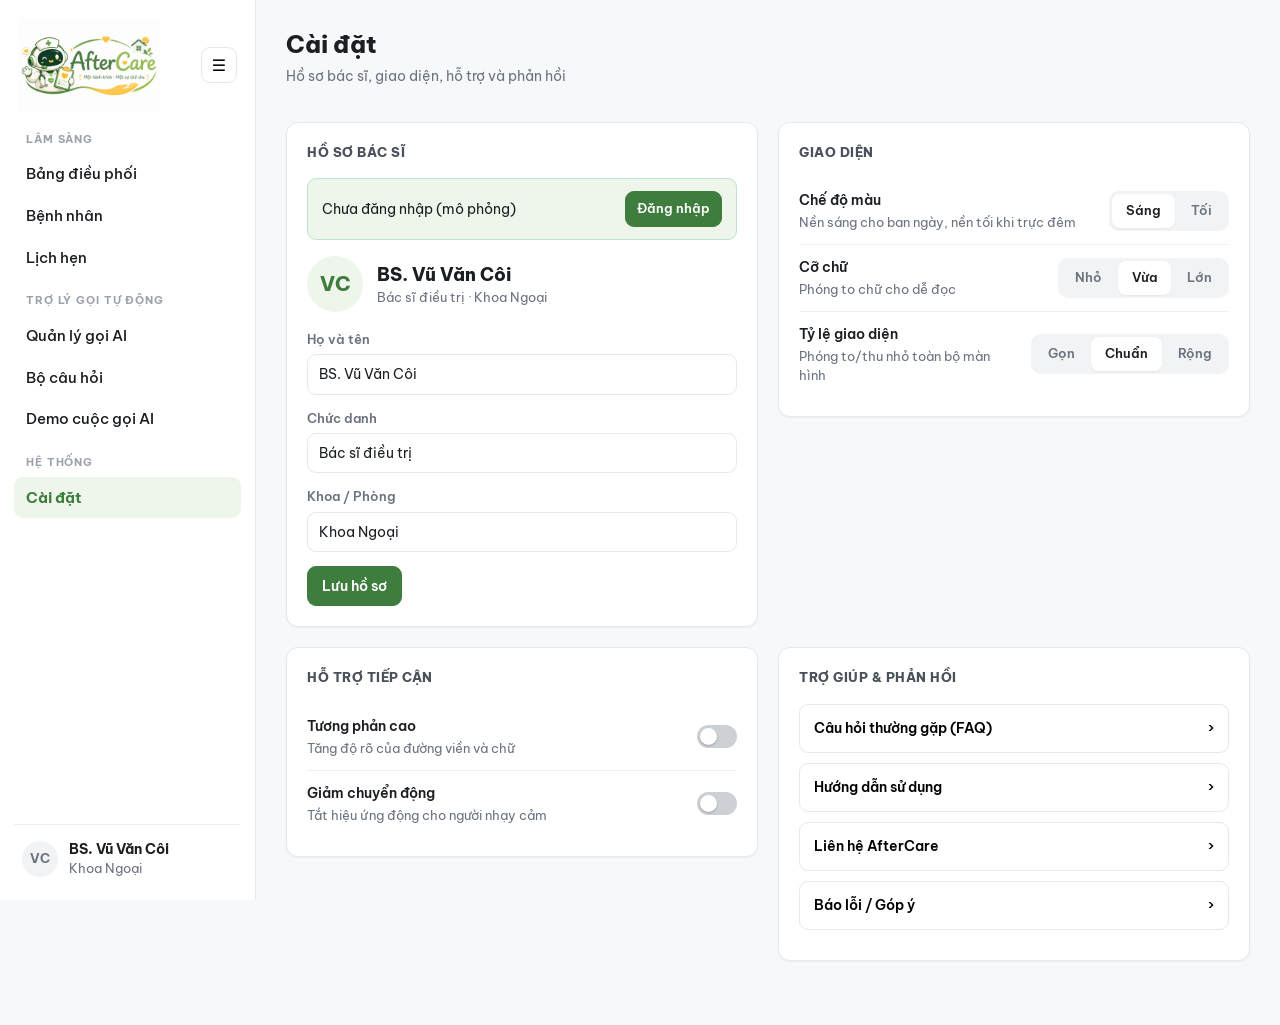
<file: app/static/settings.html>
<!DOCTYPE html>
<html lang="vi">
<head>
  <meta charset="UTF-8">
  <meta name="viewport" content="width=device-width, initial-scale=1.0">
  <title>AfterCare · Cài đặt</title>
  <link rel="icon" href="images/aftercare-logo.jpg">
  <link rel="stylesheet" href="css/style.css">
  <link rel="stylesheet" href="css/settings.css">
</head>
<body data-page="settings">
  <div class="app-shell">
    <aside class="sidebar" aria-label="AfterCare"></aside>
    <main class="content">
      <header class="page-head">
        <div>
          <h1>Cài đặt</h1>
          <p class="sub">Hồ sơ bác sĩ, giao diện, hỗ trợ và phản hồi</p>
        </div>
      </header>
      <div id="settingsView" class="set-grid"></div>
    </main>
  </div>
  <script src="js/data.js"></script>
  <script src="js/app.js"></script>
  <script src="js/settings.js"></script>
</body>
</html>
</file>
<file: app/static/css/style.css>
/* =========================================================================
   AfterCare · style.css — design system
   Clean hospital UI: white surfaces, restrained green branding, accessible
   contrast, consistent 4-pt spacing, reusable components.
   ========================================================================= */
@import url("https://fonts.googleapis.com/css2?family=Be+Vietnam+Pro:wght@400;500;600;700;800&family=IBM+Plex+Mono:wght@500;600&display=swap");

:root {
  /* surfaces & ink */
  --bg: #ffffff;
  --panel: #ffffff;
  --surface: #f7f8f9;
  --surface-2: #f1f3f4;
  --ink: #1b1e23;
  --text-2: var(--text-2);
  --label: #4b515b;
  --muted: #6b7280;
  --faint: #9aa1ab;
  --line: #e6e8ec;
  --line-soft: #eef0f3;

  /* brand greens (from the AfterCare mark) */
  --leaf: #6aa84f;
  --leaf-deep: #3f7d3f;
  --leaf-wash: #eef5ea;
  --pine: #173a1c;
  --gold: #f2c33c;

  /* clinical risk system */
  --red: #d64545; --red-ink: #b23030; --red-soft: #fdecec; --red-line: #f5cccc;
  --amber: #d9971f; --amber-ink: #8a6313; --amber-soft: #fbf1d3; --amber-line: #efdca6;
  --green: #2d8c5d; --green-ink: #1f6b46; --green-soft: #e1f2e8; --green-line: #bfe3cd;
  --info: #2f6fb0; --info-ink: #225a93; --info-soft: #e8f1fb; --info-line: #c5dcf2;

  /* spacing scale (4-pt) */
  --s1: 4px; --s2: 8px; --s3: 12px; --s4: 16px; --s5: 20px; --s6: 24px; --s8: 32px;

  --radius: 12px; --radius-sm: 9px; --radius-lg: 16px;
  --shadow-card: 0 1px 2px rgba(20,28,24,.05);
  --shadow-pop: 0 18px 50px rgba(20,28,24,.18);
  --sidebar: 256px;
}

*, *::before, *::after { box-sizing: border-box; }
body {
  margin: 0; background: var(--surface); color: var(--ink);
  font-family: "Be Vietnam Pro", "Segoe UI", system-ui, sans-serif;
  font-size: 14.5px; line-height: 1.5; -webkit-font-smoothing: antialiased;
}
img { display: block; max-width: 100%; }
button { font: inherit; cursor: pointer; }
a { color: inherit; text-decoration: none; }
h1,h2,h3 { margin: 0; }
:focus-visible { outline: 2px solid var(--leaf-deep); outline-offset: 2px; border-radius: 6px; }

/* =========================================================================
   App shell + sidebar
   ========================================================================= */
.app-shell { display: grid; grid-template-columns: var(--sidebar) 1fr; min-height: 100vh; }

.sidebar {
  position: sticky; top: 0; align-self: start; height: 100vh;
  display: flex; flex-direction: column;
  padding: 18px 14px; background: var(--panel); border-right: 1px solid var(--line); z-index: 30;
}
.brand { display: flex; align-items: center; justify-content: space-between; gap: 10px; margin-bottom: 18px; padding: 0 4px; }
.brand img { width: 142px; height: auto; }
.menu-button {
  width: 36px; height: 36px; display: grid; place-items: center;
  border: 1px solid var(--line); border-radius: 9px; background: var(--panel); font-size: 16px;
}
.menu-button:hover { background: var(--surface); }

.nav { display: flex; flex-direction: column; gap: 14px; }
.nav-group-label {
  font-size: 11px; font-weight: 700; letter-spacing: .08em; text-transform: uppercase;
  color: var(--faint); padding: 0 12px 6px;
}
.nav-item {
  display: block; padding: 10px 12px; border-radius: var(--radius-sm);
  font-size: 14.5px; font-weight: 500; color: var(--ink);
}
.nav-item:hover { background: var(--surface); }
.nav-item.active { background: var(--leaf-wash); color: var(--leaf-deep); font-weight: 700; }

.sidebar-spacer { flex: 1; }
.sidebar-profile { display: flex; align-items: center; gap: 11px; padding: 14px 8px 4px; border-top: 1px solid var(--line-soft); }
.sidebar-profile .avatar { width: 36px; height: 36px; flex: 0 0 36px; border-radius: 50%; background: var(--surface-2); display: grid; place-items: center; font-weight: 700; font-size: 13px; color: var(--muted); }
.sidebar-profile strong { display: block; font-size: 13.5px; }
.sidebar-profile span { display: block; color: var(--muted); font-size: 12.5px; }

/* =========================================================================
   Content + page header
   ========================================================================= */
.content { min-width: 0; padding: 26px 30px 64px; }
.page-head { display: flex; align-items: flex-start; justify-content: space-between; gap: 20px; margin-bottom: 22px; }
.page-head h1 { font-size: 24px; font-weight: 800; letter-spacing: -.01em; }
.page-head .sub { margin-top: 4px; color: var(--muted); font-size: 13.5px; }
.page-head-actions { display: flex; align-items: center; gap: 10px; flex-wrap: wrap; }

/* =========================================================================
   Buttons
   ========================================================================= */
.btn {
  display: inline-flex; align-items: center; justify-content: center; gap: 7px;
  padding: 9px 14px; border: 1px solid var(--line); border-radius: var(--radius-sm);
  background: var(--panel); color: var(--ink); font-size: 13.5px; font-weight: 600;
  transition: background .15s, border-color .15s; white-space: nowrap;
}
.btn:hover { background: var(--surface); }
.btn-sm { padding: 7px 11px; font-size: 13px; }
.btn-lg { padding: 11px 20px; font-size: 14.5px; font-weight: 700; box-shadow: 0 2px 8px rgba(63,125,63,.25); }
.btn-leaf { background: var(--leaf-deep); border-color: var(--leaf-deep); color: #fff; }
.btn-leaf:hover { background: #356b35; }
.btn-dark { background: var(--pine); border-color: var(--pine); color: #fff; }
.btn-dark:hover { background: #0f2a13; }
.btn-danger { background: #fff; border-color: var(--red-line); color: var(--red-ink); }
.btn-danger:hover { background: var(--red-soft); }
.btn-ghost { border-color: transparent; background: transparent; color: var(--leaf-deep); }
.btn-ghost:hover { background: var(--leaf-wash); }
.btn-block { width: 100%; }
.icon-btn { width: 36px; height: 36px; display: grid; place-items: center; border: 1px solid var(--line); border-radius: 9px; background: var(--panel); font-size: 18px; color: var(--ink); }
.icon-btn:hover { background: var(--surface); }

/* =========================================================================
   Badges (risk) · pills (status) · chips
   ========================================================================= */
.badge { display: inline-flex; align-items: center; gap: 6px; padding: 3px 10px; border-radius: 999px; font-size: 12px; font-weight: 700; line-height: 1.3; white-space: nowrap; }
.badge::before { content: ""; width: 7px; height: 7px; border-radius: 50%; }
.badge.red { background: var(--red-soft); color: var(--red-ink); } .badge.red::before { background: var(--red); }
.badge.amber { background: var(--amber-soft); color: var(--amber-ink); } .badge.amber::before { background: var(--amber); }
.badge.green { background: var(--green-soft); color: var(--green-ink); } .badge.green::before { background: var(--green); }
.badge.unknown { background: var(--surface-2); color: var(--muted); } .badge.unknown::before { background: var(--muted); }

.pill { display: inline-block; padding: 3px 10px; border-radius: 999px; font-size: 12px; font-weight: 600; white-space: nowrap; }
.pill.info { background: var(--info-soft); color: var(--info-ink); }
.pill.green { background: var(--green-soft); color: var(--green-ink); }
.pill.red { background: var(--red-soft); color: var(--red-ink); }
.pill.amber { background: var(--amber-soft); color: var(--amber-ink); }
.pill.muted { background: var(--surface-2); color: var(--muted); }

.chip { display: inline-flex; align-items: center; gap: 7px; padding: 7px 13px; border: 1px solid var(--line); border-radius: 999px; background: var(--panel); color: var(--ink); font-size: 13px; font-weight: 600; }
.chip:hover { background: var(--surface); }
.chip.active { background: var(--pine); border-color: var(--pine); color: #fff; }
.chip .dot { width: 8px; height: 8px; border-radius: 50%; }
.chip .dot.red { background: var(--red); } .chip .dot.amber { background: var(--amber); } .chip .dot.green { background: var(--green); }

/* =========================================================================
   Cards / panels
   ========================================================================= */
.card { background: var(--panel); border: 1px solid var(--line); border-radius: var(--radius); box-shadow: var(--shadow-card); }
.panel-title { font-size: 12px; font-weight: 800; letter-spacing: .05em; text-transform: uppercase; color: var(--label); }

/* =========================================================================
   Filter bar + fields
   ========================================================================= */
.filterbar { display: flex; flex-wrap: wrap; align-items: flex-end; gap: 12px; padding: 16px; background: var(--panel); border: 1px solid var(--line); border-radius: var(--radius); margin-bottom: 18px; }
.f { display: flex; flex-direction: column; gap: 5px; font-size: 12.5px; }
.f > span { color: var(--muted); font-weight: 600; }
.input, .select {
  padding: 9px 11px; border: 1px solid var(--line); border-radius: var(--radius-sm);
  background: var(--panel); color: var(--ink); font: inherit; font-size: 13.5px; min-width: 150px;
}
.input::placeholder { color: var(--faint); }
.f.grow { flex: 1; } .f.grow .input { width: 100%; min-width: 200px; }
.check { display: inline-flex; align-items: center; gap: 8px; font-size: 13.5px; font-weight: 500; padding: 9px 0; }
.check input { width: 16px; height: 16px; accent-color: var(--leaf-deep); }

/* segmented control */
.segmented { display: inline-flex; padding: 3px; background: var(--surface-2); border-radius: 10px; gap: 2px; }
.segmented button { border: 0; background: transparent; padding: 7px 14px; border-radius: 8px; font-size: 13px; font-weight: 600; color: var(--muted); }
.segmented button.active { background: var(--panel); color: var(--ink); box-shadow: var(--shadow-card); }

/* =========================================================================
   Clinical table
   ========================================================================= */
.ctable { width: 100%; background: var(--panel); border: 1px solid var(--line); border-radius: var(--radius); box-shadow: var(--shadow-card); border-collapse: separate; border-spacing: 0; overflow: hidden; }
.ctable th { text-align: left; font-size: 11.5px; font-weight: 700; letter-spacing: .04em; text-transform: uppercase; color: var(--label); padding: 13px 16px; border-bottom: 1px solid var(--line); background: var(--surface); }
.ctable td { padding: 14px 16px; border-bottom: 1px solid var(--line-soft); font-size: 14px; vertical-align: middle; }
.ctable tbody tr:last-child td { border-bottom: 0; }
.ctable tbody tr { cursor: pointer; }
.ctable tbody tr:hover { background: var(--leaf-wash); }
.ctable .pt strong { display: block; font-size: 14.5px; }
.ctable .pt span { color: var(--muted); font-size: 12.5px; }
.mono { font-family: "IBM Plex Mono", monospace; font-size: 12.5px; color: var(--muted); }

/* =========================================================================
   Toggle switch
   ========================================================================= */
.toggle { position: relative; width: 40px; height: 23px; flex: 0 0 40px; display: inline-block; }
.toggle input { position: absolute; opacity: 0; width: 100%; height: 100%; margin: 0; cursor: pointer; }
.toggle .track { position: absolute; inset: 0; background: #cdd1d6; border-radius: 999px; transition: background .18s; }
.toggle .track::after { content: ""; position: absolute; top: 3px; left: 3px; width: 17px; height: 17px; border-radius: 50%; background: #fff; box-shadow: 0 1px 2px rgba(0,0,0,.25); transition: transform .18s; }
.toggle input:checked + .track { background: var(--green); }
.toggle input:checked + .track::after { transform: translateX(17px); }

/* =========================================================================
   Drawer (right side panel for actions)
   ========================================================================= */
.drawer-scrim { position: fixed; inset: 0; background: rgba(18,24,20,.4); opacity: 0; pointer-events: none; transition: opacity .2s; z-index: 60; }
.drawer { position: fixed; top: 0; right: 0; height: 100vh; width: 420px; max-width: 92vw; background: var(--panel); box-shadow: var(--shadow-pop); transform: translateX(100%); transition: transform .24s ease; z-index: 61; display: flex; flex-direction: column; }
body.drawer-open .drawer { transform: translateX(0); }
body.drawer-open .drawer-scrim { opacity: 1; pointer-events: auto; }
.drawer-head { display: flex; align-items: center; justify-content: space-between; gap: 12px; padding: 18px 20px; border-bottom: 1px solid var(--line); }
.drawer-head h2 { font-size: 17px; font-weight: 800; }
.drawer-body { padding: 20px; overflow: auto; display: flex; flex-direction: column; gap: 14px; }
.drawer-body .f > span { font-size: 13px; }
.drawer-body .input, .drawer-body .select { width: 100%; }
.drawer-actions { display: flex; gap: 10px; margin-top: 6px; }

/* =========================================================================
   Toast + responsive
   ========================================================================= */
.toast { position: fixed; left: 50%; bottom: 26px; transform: translateX(-50%) translateY(16px); background: var(--pine); color: #fff; padding: 12px 18px; border-radius: 10px; font-size: 14px; box-shadow: var(--shadow-pop); opacity: 0; pointer-events: none; transition: opacity .2s, transform .2s; z-index: 80; }
.toast.show { opacity: 1; transform: translateX(-50%) translateY(0); }

.empty { color: var(--muted); font-size: 14px; padding: 18px; text-align: center; }

.scrim { position: fixed; inset: 0; background: rgba(18,24,20,.4); opacity: 0; pointer-events: none; transition: opacity .2s; z-index: 25; }
.nav-fab { display: none; position: fixed; top: 12px; left: 12px; width: 44px; height: 44px; border: 1px solid var(--line); border-radius: 11px; background: var(--panel); font-size: 18px; place-items: center; box-shadow: var(--shadow-card); z-index: 24; }

@media (max-width: 980px) {
  .app-shell { grid-template-columns: 1fr; }
  .sidebar { position: fixed; left: 0; top: 0; width: 280px; transform: translateX(-100%); transition: transform .22s; box-shadow: var(--shadow-pop); }
  body.nav-open .sidebar { transform: translateX(0); }
  body.nav-open .scrim { opacity: 1; pointer-events: auto; }
  .nav-fab { display: grid; }
  .content { padding: 70px 18px 56px; }
  .page-head { flex-direction: column; }
}

/* =========================================================================
   Hover preview card (dashboard + patient list)
   ========================================================================= */
.preview-card {
  position: absolute; z-index: 70; width: 320px; display: none;
  background: var(--panel); border: 1px solid var(--line); border-radius: var(--radius);
  box-shadow: var(--shadow-pop); padding: 14px 16px; font-size: 13px;
}
.preview-card .pv-head { display: flex; align-items: center; gap: 8px; flex-wrap: wrap; margin-bottom: 10px; }
.preview-card .pv-head strong { font-size: 14.5px; }
.preview-card .pv-meta { width: 100%; color: var(--muted); font-size: 12px; }
.preview-card .pv-grid { display: grid; grid-template-columns: 92px 1fr; gap: 6px 12px; margin: 0; }
.preview-card dt { color: var(--muted); font-size: 12px; }
.preview-card dd { margin: 0; font-size: 12.5px; color: var(--text-2); }
.preview-card .pv-quote { font-style: italic; color: var(--leaf-deep); }

/* =========================================================================
   Theme: font scale + UI scale + accessibility
   ========================================================================= */
:root[data-font="sm"] body { font-size: 13.5px; }
:root[data-font="md"] body { font-size: 14.5px; }
:root[data-font="lg"] body { font-size: 16px; }
:root[data-scale="sm"] { zoom: 0.95; }
:root[data-scale="lg"] { zoom: 1.08; }
:root[data-contrast="high"] {
  --line: #b9bdc4; --line-soft: #cfd3d9; --muted: #4b515b; --faint: #6b7280;
}
:root[data-motion="reduce"] * { transition: none !important; animation: none !important; }

/* =========================================================================
   Dark mode — keeps green branding, dark clinical surfaces
   ========================================================================= */
:root[data-theme="dark"] {
  --bg: #11161a; --panel: #171d23; --surface: #1c232a; --surface-2: #232c34;
  --ink: #e8edf1; --text-2: #c4ccd3; --label: #aeb8c1; --muted: #9aa6b1; --faint: #8b97a2;
  --line: #2a333b; --line-soft: #222a31;
  --leaf: #7bc15f; --leaf-deep: #7bc15f; --leaf-wash: #1d2a1f; --pine: #0e1f12;
  --red-soft: #2c1b1c; --red-line: #4a2a2b; --red-ink: #f0a5a0;
  --amber-soft: #2a2417; --amber-line: #4a3f22; --amber-ink: #e8c879;
  --green-soft: #16271d; --green-line: #2a4636; --green-ink: #8fd8ad;
  --info-soft: #16222e; --info-line: #284057; --info-ink: #8fc0ec;
  --shadow-card: 0 1px 2px rgba(0,0,0,.3); --shadow-pop: 0 18px 50px rgba(0,0,0,.5);
}
:root[data-theme="dark"] .btn-leaf { color: #0e1f12; }
:root[data-theme="dark"] .nav-item.active { color: var(--leaf); }
:root[data-theme="dark"] .ctable tbody tr:hover { background: var(--leaf-wash); }
</file>
<file: app/static/css/settings.css>
/* =========================================================================
   AfterCare · settings.css
   ========================================================================= */
.set-grid { display: grid; grid-template-columns: 1fr 1fr; gap: 20px; align-items: start; }
@media (max-width: 900px) { .set-grid { grid-template-columns: 1fr; } }
.set-card { background: var(--panel); border: 1px solid var(--line); border-radius: var(--radius); box-shadow: var(--shadow-card); padding: 20px; }
.set-card h3 { font-size: 13px; font-weight: 800; letter-spacing: .04em; text-transform: uppercase; color: var(--label); margin-bottom: 16px; }
.set-card .f { margin-bottom: 14px; }
.set-card .f > span { font-size: 13px; }
.set-card .input, .set-card .select { width: 100%; }

.set-row { display: flex; align-items: center; gap: 12px; padding: 12px 0; border-bottom: 1px solid var(--line-soft); }
.set-row:last-of-type { border-bottom: 0; }
.set-row .grow { flex: 1; }
.set-row .rl { font-size: 14px; font-weight: 600; }
.set-row .rd { font-size: 12.5px; color: var(--muted); margin-top: 2px; }

.prof-head { display: flex; align-items: center; gap: 14px; margin-bottom: 18px; }
.prof-head .avatar { width: 56px; height: 56px; flex: 0 0 56px; border-radius: 50%; background: var(--leaf-wash); color: var(--leaf-deep); display: grid; place-items: center; font-weight: 800; font-size: 20px; }
.prof-head .nm { font-size: 18px; font-weight: 800; }
.prof-head .rl { color: var(--muted); font-size: 13px; }

.seg-pick { display: inline-flex; padding: 3px; background: var(--surface-2); border-radius: 10px; gap: 2px; }
.seg-pick button { border: 0; background: transparent; padding: 7px 14px; border-radius: 8px; font-size: 13px; font-weight: 600; color: var(--muted); }
.seg-pick button.active { background: var(--panel); color: var(--ink); box-shadow: var(--shadow-card); }

.help-link { display: flex; align-items: center; gap: 10px; padding: 13px 14px; border: 1px solid var(--line); border-radius: var(--radius-sm); margin-bottom: 10px; font-size: 14px; font-weight: 600; cursor: pointer; background: var(--panel); width: 100%; text-align: left; }
.help-link:hover { background: var(--surface); }
.help-link .grow { flex: 1; }
.help-body { font-size: 13.5px; color: var(--text-2); padding: 4px 2px 12px; }
.help-body p { margin: 0 0 8px; }

.login-banner { display: flex; align-items: center; gap: 12px; padding: 12px 14px; background: var(--leaf-wash); border: 1px solid var(--green-line); border-radius: var(--radius-sm); font-size: 13.5px; margin-bottom: 16px; }
.login-banner .grow { flex: 1; }
</file>
